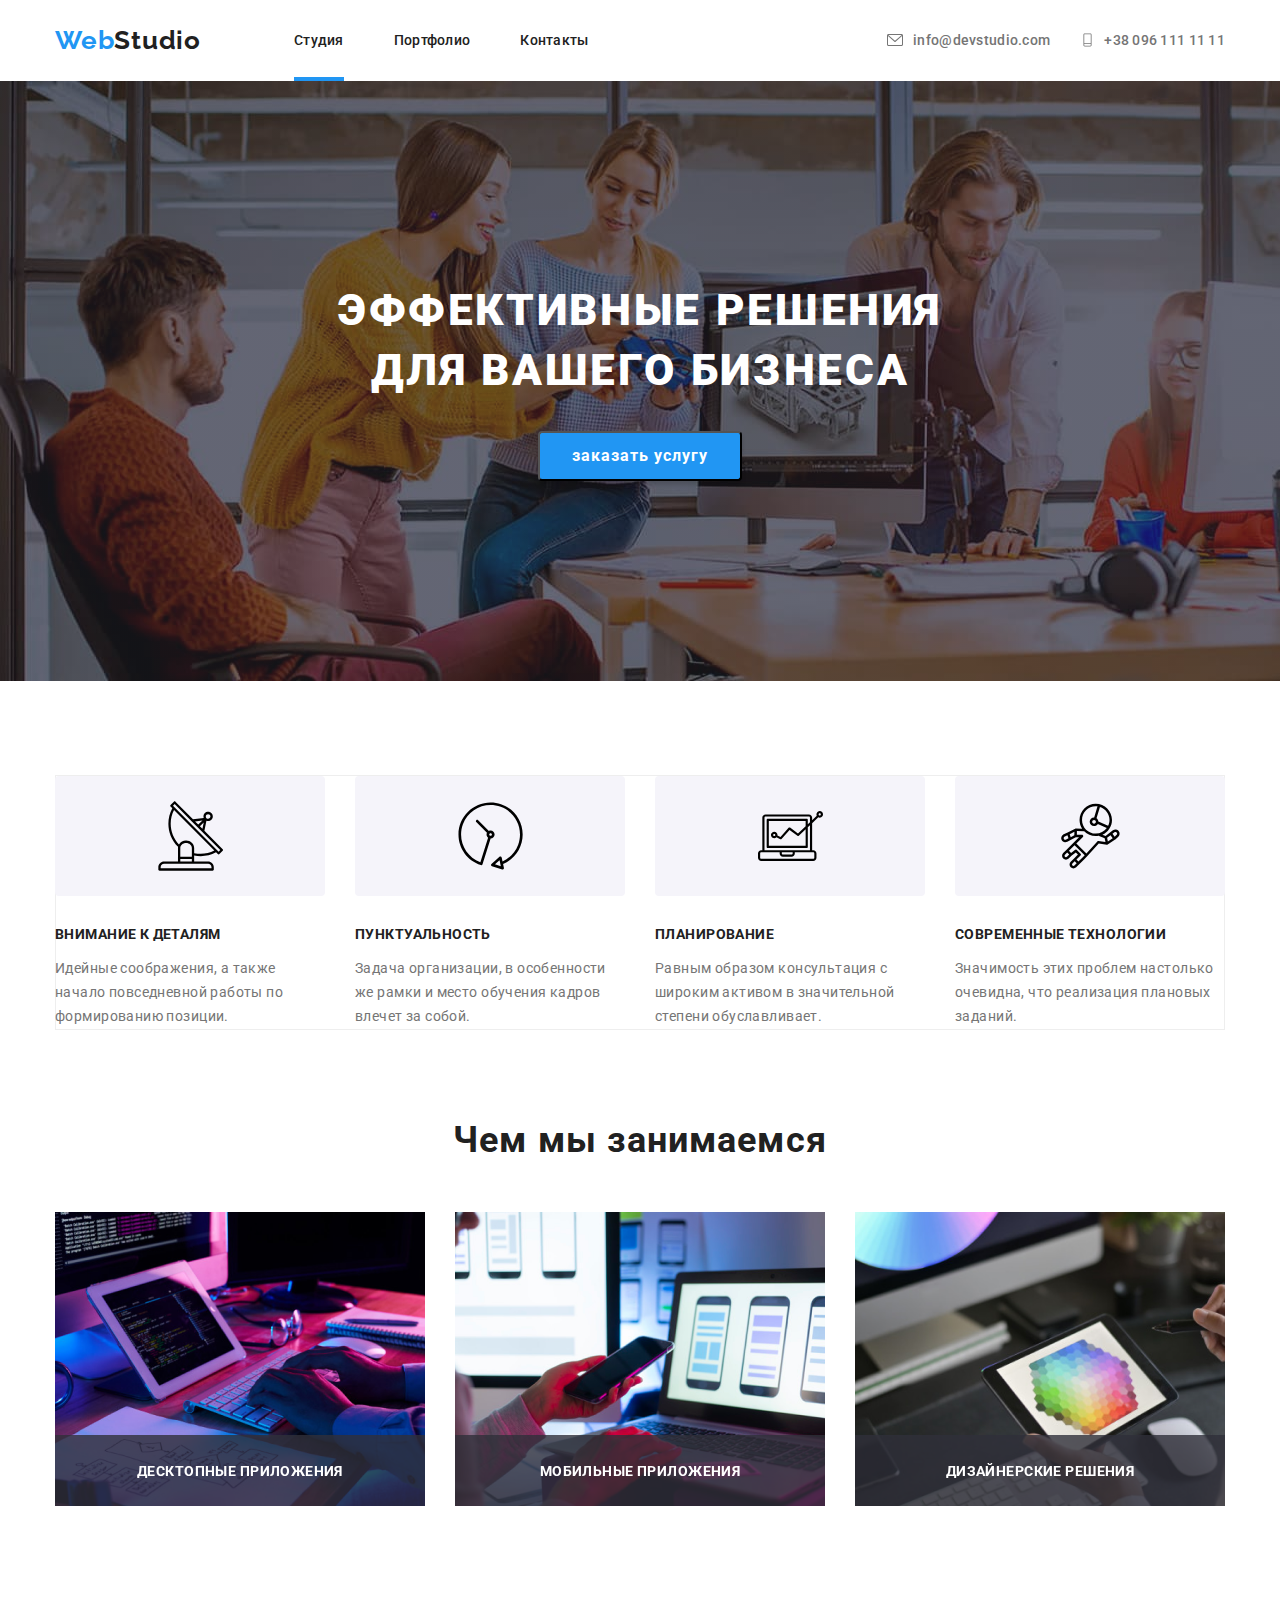
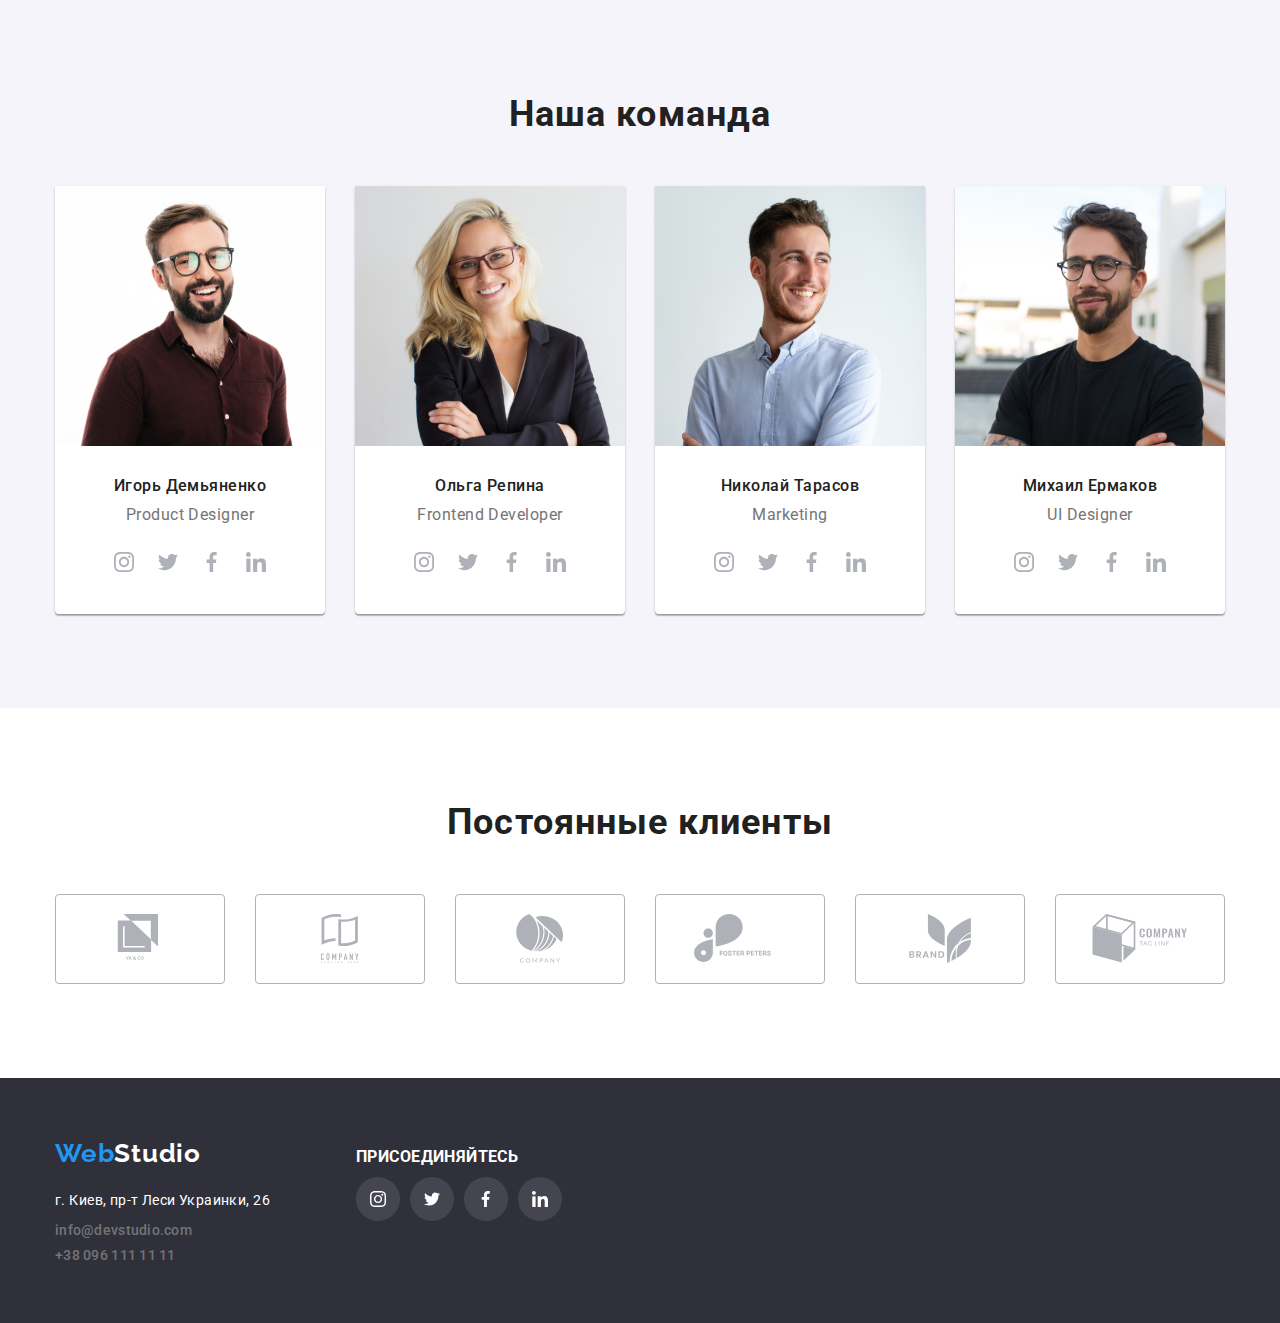
<file: index.html>
<!DOCTYPE html>
<html lang="ru">
<head>
    <meta charset="UTF-8">
    <meta name="viewport" content="width=device-width, initial-scale=1.0">
    <title>Document</title>
    <link rel="stylesheet" href="https://cdnjs.cloudflare.com/ajax/libs/modern-normalize/1.0.0/modern-normalize.min.css">
    <link rel="preconnect" href="https://fonts.gstatic.com">
<link rel="preconnect" href="https://fonts.gstatic.com">
<link href="https://fonts.googleapis.com/css2?family=Raleway:wght@700&family=Roboto:wght@400;500;700;900&display=swap"
  rel="stylesheet">
<link rel="stylesheet" href="./css/styles.css">
 
  </head>
<body>
  <header class="header">
    <div class="container">
    <nav class="nav"> 
      <a class="logo" href="/index.html" aria-label="логотип сайта"> <span class="logoweb"> Web</span><span class="logo-studio">Studio</span> 
    
    </a>

<ul class="navigation"> 
  <li class="navigation-item"> <a class="navigation-item-link"  href="/index.html" >Студия</a>
  <before class="header-line"></before>
  </li>

  <li class="navigation-item"> <a class="navigation-item-link"   href="/portfolio.html">Портфолио</a></li>

 <li class="navigation-item"> <a class="navigation-item-link"  href="#">Контакты</a></li>



</ul>
</nav>

<address class="adress">


<a class="address-link" href  ="info@devstudio.com"><svg class="adresssvg">
  <use href="/img/symbol-defs.svg#icon-envelopeconvert-hover"></use>
</svg>info@devstudio.com</a>
  </address>
<div class="telsvgitem">
 
  <a class="header-tell" href="tel:+38 096 111 11 11"><svg class="telsvg">
    <use href="/img/symbol-defs.svg#icon-tel"></use>
  </svg>+38 096 111 11 11</a>
  
</div>
  </div>
 </header>  
  <main>
<!--hero -->
<section class="hero-section">
  
  <div class="main-info">
  <h1 class="main-haiding">Эффективные решения для вашего бизнеса</h1>
  <button class="button" data-modal-open>заказать услугу</button>
  <div class="backdrop is-hidden"data-modal>
    <div class="modal">
      <p>
        Серега супер айтишник
      </p>
<button class="cloze" data-modal-close><svg class="svgcloze">
  <use href="/img/symbol-defs.svg#icon-Vectorcloze"></use>
</svg>
</button>
    </div>

  </div>
  </div>
  
</section>
<section class="section-requirements">
  <div class="container">
<ul class="list-of-requirements">
  
    <li class="list-of-requirements-item">
      <section class="listsvg">
        <svg class="list-item-svg">
          <use href="/img/symbol-defs.svg#icon-Vectorantena"></use>
        </svg>

      </section>
    
      <h3 class="base-tegs" >Внимание к деталям</h3>
  <p class="text-idea"> Идейные соображения, а также начало повседневной работы по формированию позиции.</p>
  </li>
 
  <li class="list-of-requirements-item">
    <section class="listsvg">
    <svg class="list-item-svg">
      <use href="/img/symbol-defs.svg#icon-Vectorchasiki"></use>
    </svg>
     
    </section>
    <h3 class="base-tegs">Пунктуальность</h3>
  <p class="text-idea"> Задача организации, в особенности же рамки и место обучения кадров влечет за собой.</p>
  </li>

  <li class="list-of-requirements-item">
    <section class="listsvg">
    <svg class="list-item-svg">
      <use href="/img/symbol-defs.svg#icon-Vectorcomp"></use>
    </svg>
    </section>
    <h3 class="base-tegs">Планирование</h3>
 <p class="text-idea"> Равным образом консультация с широким активом в значительной степени обуславливает.</p>
  </li>

  <li class="list-of-requirements-item">
    <section class="listsvg">
      <svg class="list-item-svg">
        <use href="/img/symbol-defs.svg#icon-Vectorcosmo"></use>
      </svg>
      </section>
    <h3 class="base-tegs">Современные технологии</h3>
<p class="text-idea"> Значимость этих проблем настолько очевидна, что реализация плановых заданий.</p>
  </li>
  
</ul>
</div>
</section>

<section class="section-profession">
  <div class="container">
 
<h2 class="work">Чем мы занимаемся</h2>

<ul class="img-set">
  <li class="img-work-set">
    <img class="img-work" src="/img/набор кода.png" alt="набор кода" width="370" height="294">
    <before class="code">ДЕСКТОПНЫЕ ПРИЛОЖЕНИЯ</before>
 </li>
 <li class="img-work-set">
   <img class="img-work" src="/img/подключение.png" alt="подключение сайта" width="370" height="294" >
  <before class="code">МОБИЛЬНЫЕ ПРИЛОЖЕНИЯ</before>
 </li>
 <li class="img-work-set"><img class="img-work" src="/img/дизайн.png" alt="дизайн стилизация" width="370" height="294">
  <before class="code">ДИЗАЙНЕРСКИЕ РЕШЕНИЯ</before>
</li>

</ul>
</div>


</section>


  
  <section class="comand">
    
    <div class="container">
      <h2 class="over-comand">Наша команда</h2>
<ul class="fotospec">
  <li class="fotospros"><img src="/img/demyanenko.jpg" alt="" width="270" height="260"> 
    <h3 class="name">Игорь Демьяненко</H3>
    <p class="profession">Product Designer</p>
    <ul class="social-list">
      <li >
        <a class="social-list-link" href="">
          <svg class="social-list-link-icon">
          <use href="/img/symbol-defs.svg#icon-instagram-2"></use>
        </svg></a>
      </li>
      <li >

      <a class="social-list-link" href="">
        <svg class="social-list-link-icon">
        <use href="/img/symbol-defs.svg#icon-Vectortvit"></use>
      </svg></a>
      </li>
      <li >
        <a class="social-list-link" href="">
          <svg class="social-list-link-icon">
          <use href="/img/symbol-defs.svg#icon-Vectorfaceb"></use>
        </svg></a>
      </li>
      <li >
      <a class="social-list-link" href="">
        <svg class="social-list-link-icon">
        <use href="/img/symbol-defs.svg#icon-linkedin-1"></use>
      </svg></a>
     </li>
    </ul>
   
  </li>
    <li class="fotospros"><img src="/img/repina.jpg" alt="" width="270" height="260">
<h3 class="name">Ольга Репина</h3>
<p class="profession">Frontend Developer</p>
<ul class="social-list">
  <li >
    <a class="social-list-link" href="">
      <svg class="social-list-link-icon">
        <use href="/img/symbol-defs.svg#icon-instagram-2"></use>
      </svg></a>
  </li>
  <li >

    <a class="social-list-link" href="">
      <svg class="social-list-link-icon">
        <use href="/img/symbol-defs.svg#icon-Vectortvit"></use>
      </svg></a>
  </li>
  <li >
    <a class="social-list-link" href="">
      <svg class="social-list-link-icon">
        <use href="/img/symbol-defs.svg#icon-Vectorfaceb"></use>
      </svg></a>
  </li>
  <li >
    <a class="social-list-link" href="">
      <svg class="social-list-link-icon">
        <use href="/img/symbol-defs.svg#icon-linkedin-1"></use>
      </svg></a>
  </li>
</ul>
    </li>
    <li class="fotospros"><img src="/img/tarasov.jpg" alt="" width="270" height="260"> 
      <h3 class="name">Николай Тарасов</h3>
      <p class="profession">Marketing</p>
      <ul class="social-list">
        <li>
          <a class="social-list-link" href="">
            <svg class="social-list-link-icon">
              <use href="/img/symbol-defs.svg#icon-instagram-2"></use>
            </svg></a>
        </li>
        <li >
      
          <a class="social-list-link" href="">
            <svg class="social-list-link-icon">
              <use href="/img/symbol-defs.svg#icon-Vectortvit"></use>
            </svg></a>
        </li>
        <li >
          <a class="social-list-link" href="">
            <svg class="social-list-link-icon">
              <use href="/img/symbol-defs.svg#icon-Vectorfaceb"></use>
            </svg></a>
        </li>
        <li >
          <a class="social-list-link" href="">
            <svg class="social-list-link-icon">
              <use href="/img/symbol-defs.svg#icon-linkedin-1"></use>
            </svg></a>
        </li>
      </ul>
   </li>
   <li class="fotospros"><img src="/img/yermakov.jpg" alt="" width="270" height="260">
    <h3 class="name">Михаил Ермаков</h3>
    <p class="profession">UI Designer</p>
    <ul class="social-list">
      <li >
        <a class="social-list-link" href="">
          <svg class="social-list-link-icon">
            <use href="/img/symbol-defs.svg#icon-instagram-2"></use>
          </svg></a>
      </li>
      <li >
    
        <a class="social-list-link" href="">
          <svg class="social-list-link-icon">
            <use href="/img/symbol-defs.svg#icon-Vectortvit"></use>
          </svg></a>
      </li>
      <li >
        <a class="social-list-link" href="">
          <svg class="social-list-link-icon">
            <use href="/img/symbol-defs.svg#icon-Vectorfaceb"></use>
          </svg></a>
      </li>
      <li >
        <a class="social-list-link" href="">
          <svg class="social-list-link-icon">
            <use href="/img/symbol-defs.svg#icon-linkedin-1"></use>
          </svg></a>
      </li>
    </ul>

   </li>
</ul>
</div>
</section>
<section class="clients">
  <div class="container">
    <h2 class="over-clients">Постоянные клиенты</h2>
    <ul class="clients-logos">
      
      <li class="clients-logos-area">
        <a class="clients-logos-area-label" href="">
        <svg class="clients-svg">
          <use href="/img/symbol-defs.svg#icon-logo-1"></use>
        </svg>
      </a>
     
      </li>
        <li class="clients-logos-area">
          <a class="clients-logos-area-label" href="">
            <svg class="clients-svg">
              <use href="/img/symbol-defs.svg#icon-logo-2"></use>
            </svg>
          </a>
        
        </li>
      <li class="clients-logos-area">
        <a class="clients-logos-area-label" href="">
          <svg class="clients-svg">
            <use href="/img/symbol-defs.svg#icon-logo-3"></use>
          </svg>
        </a>
      
      </li>
        <li class="clients-logos-area">
          <a class="clients-logos-area-label" href="">
            <svg class="clients-svg">
              <use href="/img/symbol-defs.svg#icon-logo-4"></use>
            </svg>
          </a>
        
        </li>
      <li class="clients-logos-area">
        <a class="clients-logos-area-label" href="">
          <svg class="clients-svg">
            <use href="/img/symbol-defs.svg#icon-logo-5"></use>
          </svg>
        </a>
      
      </li>
        <li class="clients-logos-area">
          <a class="clients-logos-area-label" href="">
            <svg class="clients-svg">
              <use href="/img/symbol-defs.svg#icon-logo-6"></use>
            </svg>
          </a>
        
        </li>
     

    </ul>

  </div>

</section>
</main>
<footer class="footer">
<div class="container">
  <ul class="footer-set">
    <li class="footer-section">
  <ul class="footer-items">
  <li class="footer-item"><a class="logo" href="/index.html" aria-label="логотип сайта"> <span class="logoweb"> Web</span><span class="logo-studio-footer">Studio</span> 
    
  </a>
  </li>
  <!--контакты-->
  
    <li class="footer-item">
     
       <p class="adress-kiyv">г. Киев, пр-т Леси Украинки, 26</p> 
      </li>
    <li class="footer-item">
      <a class="address-link" href  ="info@devstudio.com">info@devstudio.com</a>
    </li>
    <li class="footer-item">
      <a class="header-tell"  href="tel:+38 096 111 11 11">+38 096 111 11 11</a>
    </li>
  </ul>
  </li>
  <li class="footer-section">
  <ul class="footer-conect">
    <li class="footer-conect-main"><h3>ПРИСОЕДИНЯЙТЕСЬ</h3></li>
    <li class="footer-item-section">
      <ul class="social-list-set" >
        <li class="footer-social-list-item">
          <a class="footer-social-list-item-icon" href="">
            <svg class="footer-social-list-item-svg">
              <use href="/img/symbol-defs.svg#icon-instagram-2"></use>
            </svg>
          </a>
        </li>
        <li class="footer-social-list-item">
          <a class="footer-social-list-item-icon" href="">
            <svg class="footer-social-list-item-svg">
              <use href="/img/symbol-defs.svg#icon-Vectortvit"></use>
            </svg>
          </a>
        </li>
        <li class="footer-social-list-item">
          <a class="footer-social-list-item-icon" href="">
            <svg class="footer-social-list-item-svg">
              <use href="/img/symbol-defs.svg#icon-Vectorfaceb"></use>
            </svg>
          </a>
        </li>
        <li class="footer-social-list-item">
          <a class="footer-social-list-item-icon" href="">
            <svg class="footer-social-list-item-svg">
              <use href="/img/symbol-defs.svg#icon-linkedin-1"></use>
            </svg>
          </a>
        </li>


      </ul>
    </li>
  </ul>
  </li>
  </ul>
</div>


  
  </footer>
  <script src="./js/modal.js"></script>
</body>
</html>
</file>
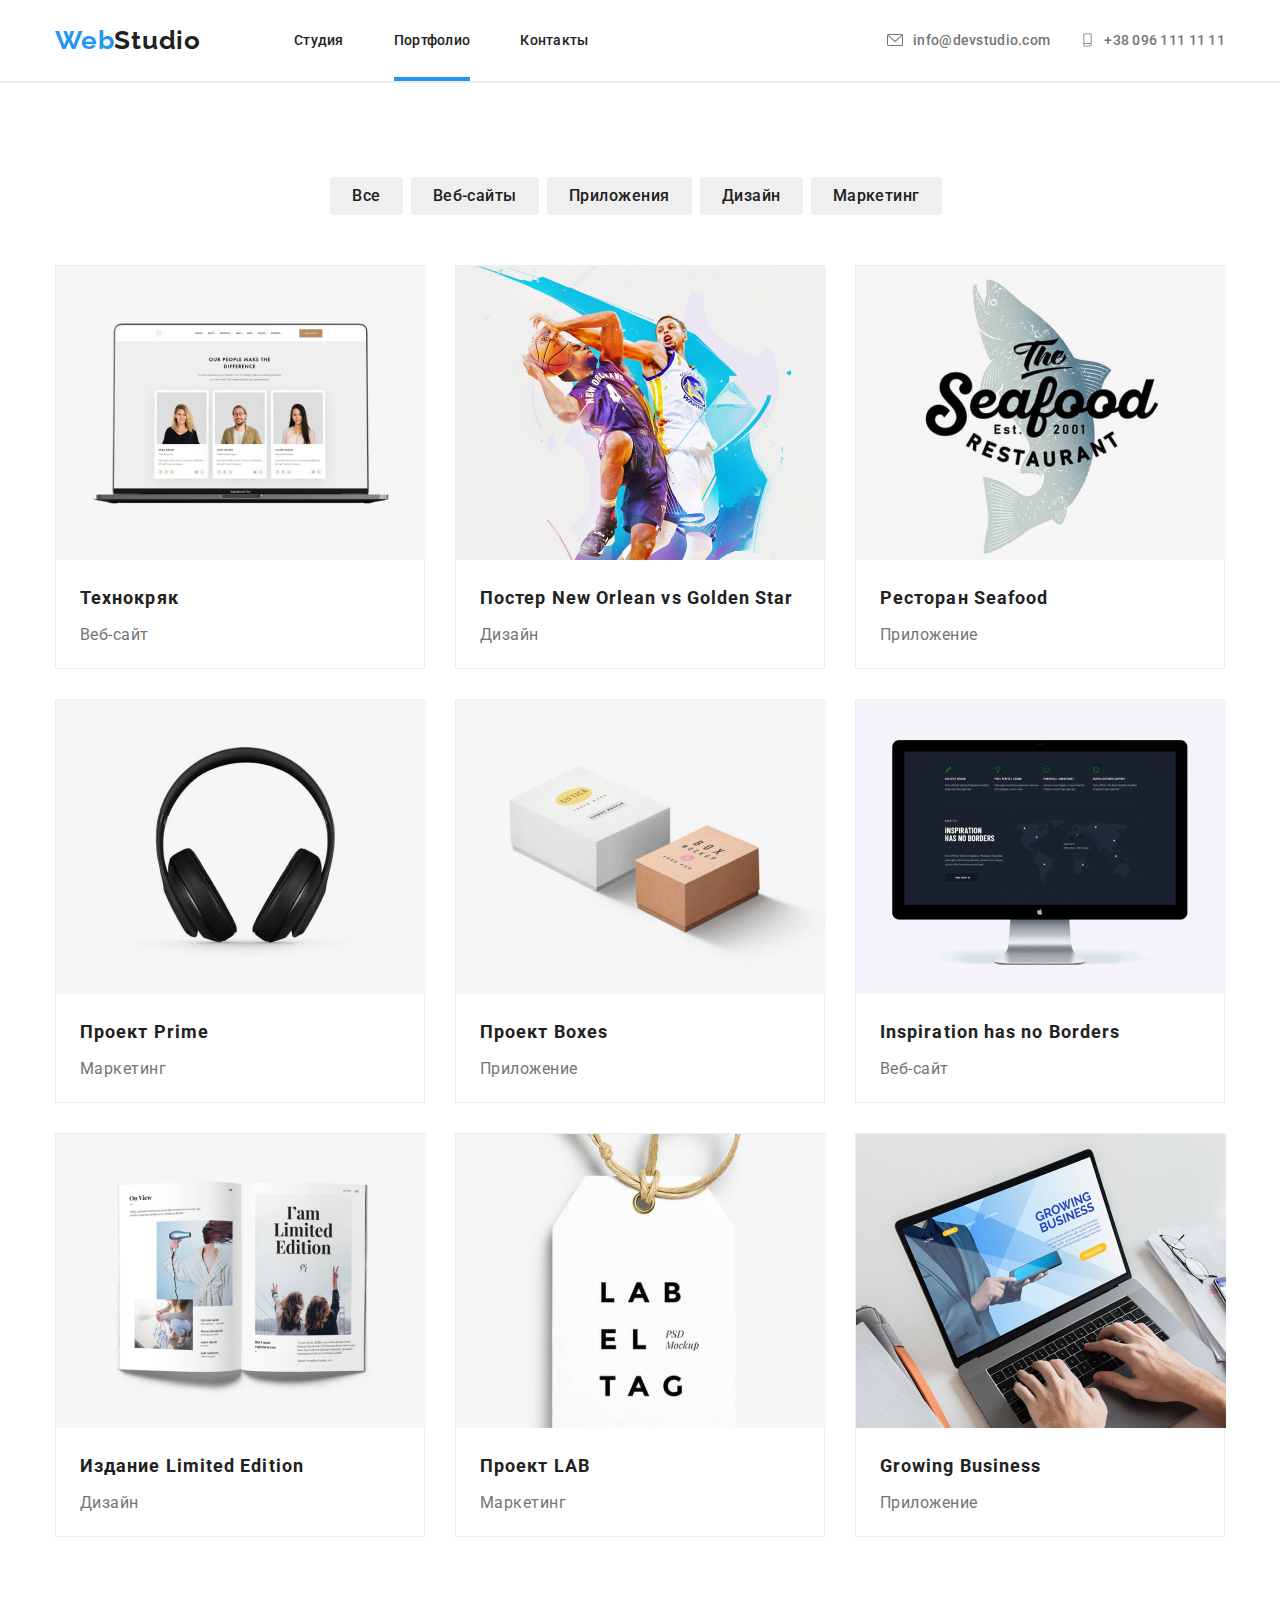
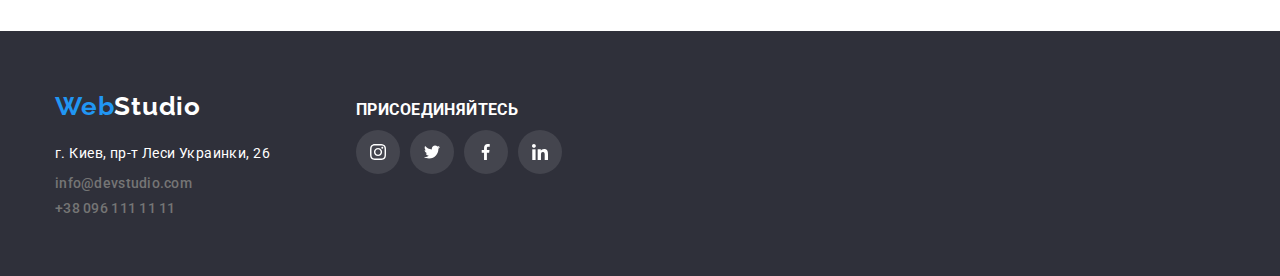
<file: portfolio.html>
<!DOCTYPE html>
<html lang="en">
<head>
    <meta charset="UTF-8">
    <meta name="viewport" content="width=device-width, initial-scale=1.0">
    <title>Document</title>
    <link rel="stylesheet" href="https://cdnjs.cloudflare.com/ajax/libs/modern-normalize/1.0.0/modern-normalize.min.css">
    <link rel="preconnect" href="https://fonts.gstatic.com">
    <link rel="preconnect" href="https://fonts.gstatic.com">
    <link href="https://fonts.googleapis.com/css2?family=Raleway:wght@700&family=Roboto:wght@400;500;700;900&display=swap"
      rel="stylesheet">
     <link rel="stylesheet" href="./css/styles.css">
</head>
<body>
    <header class="header">
      <div class="container">
        <nav class="nav"> 
          <a class="logo" href="/index.html" aria-label="логотип сайта"> <span class="logoweb"> Web</span><span class="logo-studio">Studio</span> 
         </a>
    
    <ul class="navigation"> 
      <li class="navigation-item">
         <a class="navigation-item-link"   href="/index.html" >Студия</a> </li>
    
      <li class="navigation-item">
         <a class="navigation-item-link"   href="/portfolio.html">Портфолио</a>
        <before class="header-line"></before>
        </li>
    
     <li class="navigation-item">
        <a class="navigation-item-link" href="#">Контакты</a></li>
     </ul>
    </nav>
    
    <address class="adress">
   
    <a class="address-link"  href  ="info@devstudio.com"><svg class="adresssvg">
      <use href="/img/symbol-defs.svg#icon-envelopeconvert-hover"></use>
    </svg>info@devstudio.com</a>
    
    
  </address>

<div class="telsvgitem">
  
    <a class="header-tell"  href="tel:+38 096 111 11 11"><svg class="telsvg">
      <use href="/img/symbol-defs.svg#icon-tel"></use>
    </svg>+38 096 111 11 11</a>
    </div>
  </div>
    
     </header> 
     
     <main>
       <div class="hr"></div>
      
         <!--hero-portfolio-->
         <section class="main-portfolio">
           <div class="container">
           
           
          <ul class="buttons">
            <li >
              <button class="nav-portfolio-item">Все</button>
            </li>
            <li >
             <button class="nav-portfolio-item">Веб-сайты</button>
           </li>
             <li >
               <button class="nav-portfolio-item">Приложения</button>
             </li>
             <li >
               <button class="nav-portfolio-item">Дизайн</button>
             </li>
             <li >
               <button class="nav-portfolio-item">Маркетинг</button> 
             </li>
            </ul>
           
            <div class="projects">
            
              <a class="projects-item-link" href="#">
              
                  
                   <div class="projects-item-div">  
                     <div class="area-img">            
                    
                      <img src="/img/технокряк.png">
                    
                     <div class="overlay">
                       <p class="overlay-text">Технокряк это современная площадка распространения коронавируса. Компании используют эту платформу для цифрового
                      шпионажа и атак на защищённые сервера конкурентов.</p>
                     </div>
                    </div>
                    <div class="projects-item-text">
                     <h3 class="example-item">Технокряк</h3>
                     <p class="coment-item">Веб-сайт</p>
                    
                    </div>
                    </div>
                    </a>
                    <a class="projects-item-link" href="#">
                 
                
                
                   <div class="projects-item-div">
                    <div class="area-img">
                      <img src="/img/постер-баскетбол.png">
                    <div class="overlay">
                      <p class="overlay-text">Технокряк это современная площадка распространения коронавируса. Компании используют эту
                        платформу для цифрового
                        шпионажа и атак на защищённые сервера конкурентов.</p>
                    </div>
                    </div>
                     <div class="projects-item-text">
                     <h3 class="example-item">Постер New Orlean vs Golden Star</h3>
                     <p class="coment-item">Дизайн</p>
                    </div>
                    </div>
                </a>
                <a class="projects-item-link" href="#">
                  <div class="projects-item-div">
                    <div class="area-img">
                      <img src="/img/ресторан.png">
                    <div class="overlay">
                      <p class="overlay-text">Технокряк это современная площадка распространения коронавируса. Компании используют эту
                        платформу для цифрового
                        шпионажа и атак на защищённые сервера конкурентов.</p>
                    </div>
                    </div>
                    <div class="projects-item-text">
                     <h3 class="example-item">Ресторан Seafood</h3>
                     <p class="coment-item">Приложение</p> 
                    </div>
                    </div>
                </a>
                <a class="projects-item-link" href="#">
                  <div class="projects-item-div">
                    <div class="area-img">
                  <img src="/img/проэкт-наушники.png">
                <div class="overlay">
                  <p class="overlay-text">Технокряк это современная площадка распространения коронавируса. Компании используют эту
                    платформу для цифрового
                    шпионажа и атак на защищённые сервера конкурентов.</p>
                </div>
                </div>
                <div class="projects-item-text">
                 <h3 class="example-item">Проект Prime</h3>
                 <p class="coment-item">Маркетинг</p>
                </div>
                </div>
                </a>
                <a class="projects-item-link" href="#">
                  <div class="projects-item-div">
                    <div class="area-img">
                    <img src="/img/проэкт-коробки.png">
                    <div class="overlay">
                      <p class="overlay-text">Технокряк это современная площадка распространения коронавируса. Компании используют эту
                        платформу для цифрового
                        шпионажа и атак на защищённые сервера конкурентов.</p>
                    </div>
                    </div>
                    <div class="projects-item-text">
                    <h3 class="example-item">Проект Boxes</h3>
                    <p class="coment-item">Приложение</p>
                    </div>
                    </div>
                </a>
                <a class="projects-item-link" href="#">
                  <div class="projects-item-div">
                    <div class="area-img">
                    <img src="/img/inspiration-вєб-сайт.png">
                    <div class="overlay">
                      <p class="overlay-text">Технокряк это современная площадка распространения коронавируса. Компании используют эту
                        платформу для цифрового
                        шпионажа и атак на защищённые сервера конкурентов.</p>
                    </div>
                    </div>
                    <div class="projects-item-text">
                    <h3 class="example-item">Inspiration has no Borders</h3>
                    <p class="coment-item">Веб-сайт</p>
                    </div>
                    </div>
                </a>
                <a class="projects-item-link" href="#">
                  <div class="projects-item-div">
                    <div class="area-img">
                     <img src="/img/издание.png">
                    <div class="overlay">
                      <p class="overlay-text">Технокряк это современная площадка распространения коронавируса. Компании используют эту
                        платформу для цифрового
                        шпионажа и атак на защищённые сервера конкурентов.</p>
                    </div>
                    </div>
                    <div class="projects-item-text">
                    <h3 class="example-item">Издание Limited Edition</h3>
                    <p class="coment-item">Дизайн</p>
                    </div>
                    </div>
                </a>
                <a class="projects-item-link" href="#">
                  <div class="projects-item-div">
                    <div class="area-img">
                    <img src="/img/проєкт-лаб.png">
                    <div class="overlay">
                      <p class="overlay-text">Технокряк это современная площадка распространения коронавируса. Компании используют эту
                        платформу для цифрового
                        шпионажа и атак на защищённые сервера конкурентов.</p>
                    </div>
                    </div>
                    <div class="projects-item-text">
                    <h3 class="example-item">Проект LAB</h3>
                    <p class="coment-item">Маркетинг</p>
                    </div>
                    </div>
                </a>
                <a class="projects-item-link" href="#">
                  <div class="projects-item-div">
                    <div class="area-img">
                     <img src="/img/расти-бизнес.png"> 
                    <div class="overlay">
                      <p class="overlay-text">Технокряк это современная площадка распространения коронавируса. Компании используют эту
                        платформу для цифрового
                        шпионажа и атак на защищённые сервера конкурентов.</p>
                    </div>
                    </div>
                    <div class="projects-item-text">
                    <h3 class="example-item">Growing Business</h3>
                    <p class="coment-item">Приложение</p>
                    </div>
                    </div>
                </a>

              </div>
            </div>
         </section>

     </main>
    <footer class="footer">
      <div class="container">
        <ul class="footer-set">
          <li class="footer-section">
            <ul class="footer-items">
              <li class="footer-item"><a class="logo" href="/index.html" aria-label="логотип сайта"> <span class="logoweb">
                    Web</span><span class="logo-studio-footer">Studio</span>
    
                </a>
              </li>
              <!--контакты-->
    
              <li class="footer-item">
    
                <p class="adress-kiyv">г. Киев, пр-т Леси Украинки, 26</p>
              </li>
              <li class="footer-item">
                <a class="address-link" href="info@devstudio.com">info@devstudio.com</a>
              </li>
              <li class="footer-item">
                <a class="header-tell" href="tel:+38 096 111 11 11">+38 096 111 11 11</a>
              </li>
            </ul>
          </li>
          <li class="footer-section">
            <ul class="footer-conect">
              <li class="footer-conect-main">
                <h3>ПРИСОЕДИНЯЙТЕСЬ</h3>
              </li>
              <li class="footer-item-section">
                <ul class="social-list-set">
                  <li class="footer-social-list-item">
                    <a class="footer-social-list-item-icon" href="#">
                      <svg class="footer-social-list-item-svg">
                        <use href="/img/symbol-defs.svg#icon-instagram-2"></use>
                      </svg>
                    </a>
                  </li>
                  <li class="footer-social-list-item">
                    <a class="footer-social-list-item-icon" href="#">
                <svg class=" footer-social-list-item-svg">
                      <use href="/img/symbol-defs.svg#icon-Vectortvit"></use>
                      </svg>
                    </a>
                  </li>
                  <li class="footer-social-list-item">
                    <a class="footer-social-list-item-icon" href="#">
                <svg class=" footer-social-list-item-svg">
                      <use href="/img/symbol-defs.svg#icon-Vectorfaceb"></use>
                      </svg>
                    </a>
                  </li>
                  <li class="footer-social-list-item">
                    <a class="footer-social-list-item-icon" href="#">
                <svg class=" footer-social-list-item-svg">
                      <use href="/img/symbol-defs.svg#icon-linkedin-1"></use>
                      </svg>
                    </a>
                  </li>
    
    
                </ul>
              </li>
            </ul>
          </li>
        </ul>
      </div>
    
    
    
    </footer>
</body>
</html>
</file>
<file: css/styles.css>
a {
  text-decoration: none;
}
.navigation-item-link {
  font-family: 'Roboto', sans-serif;
  font-weight: 500;
  font-size: 14px;
  line-height: 1.142;
  letter-spacing: 0.02em;
  color: #212121;
  transition-property: color, transform;
  transition-duration: 250ms;
  transition-timing-function: cubic-bezier(0.4, 0, 0.2, 1);
}
.navigation-item {
  position: relative;
}
.header-line {
  position: absolute;
  content: '';
  display: flex;
  width: 100%;
  height: 4px;
  background-color: #2196f3;
  top: 250%;
}
html {
  box-sizing: border-box;
}
*,
*::before,
*::after {
  box-sizing: inherit;
}

ul {
  list-style: none;
}

.address-link {
  display: flex;
  font-family: 'Roboto', sans-serif;
  font-weight: 500;
  font-size: 14px;
  line-height: 1.142;
  letter-spacing: 0.02em;
  color: #757575;
  transition-property: color, transform;
  transition-duration: 250ms;
  transition-timing-function: cubic-bezier(0.4, 0, 0.2, 1);
}

/* =====header====== */
.header {
  display: flex;
  align-items: center;
  justify-content: center;

  margin: auto;
}

.header {
  padding-top: 25px;
  padding-bottom: 25px;
  background: #ffffff;
}
.nav {
  display: flex;
  align-items: center;
  justify-content: flex-start;
}
.header .container {
  display: flex;
  align-items: center;
}
.container {
  width: 1200px;
  padding-left: 15px;
  padding-right: 15px;
  margin: 0 auto;
}

.navigation {
  display: flex;
  align-items: center;
}
.header .logo {
  margin-right: 93px;
}
.navigation-item:not(:last-child) {
  margin-right: 50px;
}
.adresssvg {
  display: block;
  width: 16px;
  height: 16px;
  fill: rgba(117, 117, 117, 1);
  margin-right: 10px;
  transition-property: fill, transform;
  transition-duration: 250ms;
  transition-timing-function: cubic-bezier(0.4, 0, 0.2, 1);
}
.adresssvg :hover,
.adresssvg :focus {
  fill: #2196f3;
}
.address-link:focus .adresssvg {
  fill: #2196f3;
}
.address-link:hover .adresssvg {
  fill: #2196f3;
}
.adress {
  display: flex;
  margin-left: auto;
  align-items: center;
}
.telsvg-before {
  content: '';
}
.header .address-link {
  display: flex;
  align-items: center;
}
.header-tell {
  display: flex;
  align-items: center;
  flex-wrap: nowrap;
  font-family: 'Roboto', sans-serif;
  font-weight: 500;
  font-size: 14px;
  line-height: 1.142;
  letter-spacing: 0.02em;
  color: #757575;
  transition-property: color, transform;
  transition-duration: 250ms;
  transition-timing-function: cubic-bezier(0.4, 0, 0.2, 1);
}
.telsvgitem {
  display: flex;
  align-items: center;
  justify-content: center;
  margin-left: 31px;
  align-items: center;
}
.header-tell:hover .telsvg {
  fill: #2196f3;
}
.header-tell:focus .telsvg {
  fill: #2196f3;
}
.telsvg {
  display: flex;
  width: 13px;
  height: 26px;
  fill: #757575;
  margin-right: 10px;
  transition-property: fill, transform;
  transition-duration: 250ms;
  transition-timing-function: cubic-bezier(0.4, 0, 0.2, 1);
}

.telsvg:hover,
.telsvg:focus {
  fill: #2196f3;
}
.navigation-item :hover,
.navigation-item :focus,
.address-link:hover,
.address-link:focus,
.header-tell:hover,
.header-tell:focus {
  color: #2196f3;
}

.adress {
  font-style: normal;
}
.header .header-tell {
  font-style: normal;

  margin-left: auto;
}
.logoweb {
  color: #2196f3;
}
.logo-studio {
  color: #212121;
}
.logo {
  font-family: 'Raleway', sans-serif;
  font-style: normal;
  font-weight: bold;
  font-size: 26px;
  line-height: 1.192;
  /* identical to box height */

  letter-spacing: 0.03em;
}
.hero-section {
  padding-top: 200px;
  padding-bottom: 200px;
  background: #2f303a;
  background-image: linear-gradient(
      rgba(47, 48, 58, 0.4),
      rgba(47, 48, 58, 0.4)
    ),
    url(../img/Img-background\ —\ копия.jpg);
  background-repeat: no-repeat;
  background-size: cover;
}
.main-haiding {
  font-family: 'Roboto', sans-serif;
  font-style: normal;
  font-weight: 900;
  font-size: 44px;
  line-height: 1.363;
  /* or 136% */

  text-align: center;
  letter-spacing: 0.06em;
  text-transform: uppercase;

  color: #ffffff;

  align-items: center;
  justify-content: center;
}
.button {
  font-family: 'Roboto', sans-serif;
  font-style: normal;
  font-weight: bold;
  font-size: 16px;
  line-height: 1.875;
  /* identical to box height, or 187% */

  display: flex;
  align-items: center;
  text-align: center;
  letter-spacing: 0.06em;

  color: #ffffff;
  background: #2196f3;
  box-shadow: 0px 4px 4px rgba(0, 0, 0, 0.15);
  border-radius: 4px;
  cursor: pointer;
  min-width: 200px;
  height: 50px;
  padding: 10px 32px;
  margin-top: 30px;
}
.main-info {
  display: flex;
  align-items: center;
  text-align: center;
  flex-wrap: wrap;
  flex-direction: column;
  justify-content: center;
  width: 726px;
  padding-left: 15px;
  padding-right: 15px;

  margin: 0 auto;
}
.cloze {
  position: absolute;
  position: relative;

  top: -11px;
  left: 240px;
  width: 30px;
  height: 30px;
}
.svgcloze {
  position: absolute;
  top: 50%;
  left: 50%;
  transform: translate(-50%, -50%);
  width: 11px;
  height: 11px;
}
.backdrop.is-hidden {
  opacity: 0;
  pointer-events: none;
}
.backdrop {
  position: fixed;

  top: 0;
  left: 0;
  width: 100%;
  height: 100%;
  background: rgba(0, 0, 0, 0.2);
}
.modal {
  position: absolute;
  position: relative;
  width: 528px;
  height: 581px;
  background: #ffffff;
  box-shadow: 0px 1px 3px rgba(0, 0, 0, 0.12), 0px 1px 1px rgba(0, 0, 0, 0.14),
    0px 2px 1px rgba(0, 0, 0, 0.2);
  border-radius: 4px;
  top: 50%;
  left: 50%;
  transform: translate(-50%, -50%);
  transition: 250ms cubic-bezier(0.4, 0, 0.2, 1);
}
.listsvg {
  width: 65px;
  height: 70px;
  display: flex;
  justify-content: center;
  align-items: center;
}
.section-requirements {
  height: 251px;

  margin-top: 94px;

  display: flex;
  justify-content: center;
}
.listsvg {
  height: 120px;
  width: 270px;
  background-color: rgba(245, 244, 250, 1);
  border-radius: 4px;
}
.list-item-svg {
  width: 65px;
  height: 70px;
  transition-property: fill, transform;
  transition-duration: 250ms;
  transition-timing-function: cubic-bezier(0.4, 0, 0.2, 1);
}

.list-item-svg :hover,
.list-item-svg:focus {
  fill: #2196f3;
}

.list-of-requirements {
  display: flex;
  align-items: center;

  justify-content: center;
  flex-direction: row;

  border: 1px solid rgba(238, 238, 238, 1);
}
.base-tegs {
  padding-top: 30px;
  display: flex;
  align-items: center;
  justify-content: start;
  font-family: 'Roboto', sans-serif;
  font-style: normal;
  font-weight: bold;
  font-size: 14px;
  line-height: 16px;
  letter-spacing: 0.03em;
  text-transform: uppercase;
  padding-bottom: 15px;

  color: #212121;
}
.list-of-requirements-item:not(:last-child) {
  margin-right: 30px;
}
.text-idea {
  font-family: 'Roboto', sans-serif;
  font-style: normal;
  font-weight: normal;
  font-size: 14px;
  line-height: 1.714;
  /* or 171% */

  letter-spacing: 0.03em;

  color: #757575;
}
.img-work-set {
  position: relative;
}
.section-profession {
  display: flex;
  align-items: center;
  justify-content: space-between;
  flex-direction: centerolumn;

  height: 386px;
  margin-bottom: 94px;
  margin-top: 94px;
}
.code {
  display: flex;
  align-items: center;
  justify-content: center;
  position: absolute;
  content: '';
  font-family: Roboto;
  font-style: normal;
  font-weight: bold;
  font-size: 14px;
  line-height: 1.142;
  text-align: center;
  letter-spacing: 0.03em;
  color: #ffffff;
  background: rgba(47, 48, 58, 0.8);
  width: 100%;
  top: 76%;
  bottom: 0;

  transform: translate(0, -50);
}
.work {
  font-family: 'Roboto', sans-serif;
  font-style: normal;
  font-weight: bold;
  font-size: 36px;
  line-height: 1.166;
  text-align: center;
  letter-spacing: 0.03em;

  padding-bottom: 50px;

  display: flex;
  justify-content: center;

  align-items: center;

  color: #212121;
}

.img-work {
  width: 370px;
  height: 294px;
  display: flex;
  align-items: center;
}

.img-set {
  display: flex;
  align-items: center;
  justify-content: center;
}

.img-work {
  display: flex;
  align-items: center;
  justify-content: center;
}
.img-work-set:not(:last-child) {
  margin-right: 30px;
}

.over-comand {
  font-family: 'Roboto', sans-serif;
  font-style: normal;
  font-weight: bold;
  font-size: 36px;
  line-height: 1.166;
  text-align: center;
  letter-spacing: 0.03em;
  display: flex;
  align-items: center;
  justify-content: center;
  margin-bottom: 50px;

  color: #212121;
}
.comand {
  display: flex;
  align-items: center;
  justify-content: center;
  flex-direction: column;
  padding-top: 94px;
  padding-bottom: 94px;

  background: rgba(245, 244, 250, 1);

  height: 708px;
  left: 0px;
  top: 1449px;
  border-radius: 0px;
}

.fotospec {
  display: flex;
  align-items: center;
  justify-content: center;
}
.fotospros {
  background-color: rgba(255, 255, 255, 1);
  display: flex;
  justify-content: center;
  flex-direction: column;
  align-items: center;
  outline: rgba(255, 255, 255, 1);
  box-shadow: 0px 1px 3px rgba(0, 0, 0, 0.12), 0px 1px 1px rgba(0, 0, 0, 0.14),
    0px 2px 1px rgba(0, 0, 0, 0.2);
  border-radius: 0px 0px 4px 4px;
  padding-bottom: 30px;
}
.social-list {
  display: flex;
  justify-content: center;
  align-items: center;

  padding-top: 16px;
}
.fotospros:not(:last-child) {
  margin-right: 30px;
}
.name {
  font-family: 'Roboto', sans-serif;
  font-style: normal;
  font-weight: 500;
  font-size: 16px;
  line-height: 1.187;
  /* identical to box height */

  text-align: center;
  letter-spacing: 0.03em;

  color: #212121;
  padding-top: 30px;
}
.profession {
  font-family: 'Roboto', sans-serif;
  font-style: normal;
  font-weight: normal;
  font-size: 16px;
  line-height: 1.187;
  /* identical to box height */

  text-align: center;
  letter-spacing: 0.03em;

  color: #757575;
  padding-top: 10px;
}
.social-list-link {
  display: flex;
  justify-content: center;
  align-items: center;
  width: 44px;
  height: 44px;
  display: flex;
  background: #ffffff;
  border-radius: 50%;
  transition-property: background, transform;
  transition-duration: 250ms;
  transition-timing-function: cubic-bezier(0.4, 0, 0.2, 1);
}
.social-list-link:hover,
.social-list-link:focus {
  background: #2196f3;
}
.social-list-link:hover .social-list-link-icon,
.social-list-link:focus .social-list-link-icon {
  fill: #ffffff;
}

.social-list-link-icon {
  width: 20px;
  height: 20px;
  fill: #afb1b8;
  transition-property: fill, transform;
  transition-duration: 250ms;
  transition-timing-function: cubic-bezier(0.4, 0, 0.2, 1);
}
.clients {
  height: 370px;
  display: flex;
  align-items: center;
  justify-content: center;
  flex-direction: column;
  padding-top: 94px;
  padding-bottom: 94px;
}
.over-clients {
  font-family: Roboto;
  font-style: normal;
  font-weight: bold;
  font-size: 36px;
  line-height: 1.166;
  text-align: center;
  letter-spacing: 0.03em;

  color: #212121;
}
.clients-logos {
  display: flex;
  margin-top: 50px;
}
.clients-logos-area {
  width: 170px;
  height: 90px;
  display: flex;
}
.clients-logos-area:not(:last-child) {
  margin-right: 30px;
}

.clients-svg {
  display: flex;
  align-items: center;
  justify-content: center;
  width: auto;
  height: 49px;
  fill: #afb1b8;
  transition-property: fill, transform;
  transition-duration: 250ms;
  transition-timing-function: cubic-bezier(0.4, 0, 0.2, 1);
}
.clients-logos-area-label:hover,
.clients-logos-area-label:focus {
  fill: #2196f3;
}
.clients-logos-area-label:hover .clients-svg,
.clients-logos-area-label:focus .clients-svg {
  fill: #2196f3;
}
.clients-logos-area-label {
  border: 1px solid #afb1b8;
  box-sizing: border-box;
  border-radius: 4px;
  width: 170px;
  height: 90px;
  display: flex;
  align-items: center;
  justify-content: center;
  transition-property: fill, transform;
  transition-duration: 250ms;
  transition-timing-function: cubic-bezier(0.4, 0, 0.2, 1);
}
.clients-logos-area-label:hover,
.clients-logos-area-label:focus {
  border: 1px solid #2196f3;
}
.footer-conect {
  display: flex;
  align-items: flex-start;
  flex-direction: column;
}
.social-list-set {
  display: flex;
  align-items: center;
}
.footer-item-section {
  display: flex;
  align-items: center;
}
.footer-conect-main {
  font-family: Roboto;
  font-style: normal;
  font-weight: bold;
  font-size: 14px;
  line-height: 1.142;
  letter-spacing: 0.03em;
  display: flex;
  padding-top: 10px;
  padding-bottom: 10px;
  color: #ffffff;
}

.footer-social-list-item-icon {
  display: flex;
  width: 44px;
  height: 44px;
  border-radius: 50%;
  background: rgba(255, 255, 255, 0.1);
  align-items: center;
  justify-content: center;
  transition-property: background, transform;
  transition-duration: 250ms;
  transition-timing-function: cubic-bezier(0.4, 0, 0.2, 1);
}

.footer-social-list-item-icon:hover,
.footer-social-list-item-icon:focus {
  background: #2196f3;
}
.footer-social-list-item:not(:last-child) {
  margin-right: 10px;
}
.footer-social-list-item {
  border-radius: 50%;
}
.footer-social-list-item-svg {
  display: flex;
  height: 16px;
  align-items: center;
  justify-content: center;
  fill: white;
}
.footer-set {
  display: flex;
}
.footer-section {
  width: 231px;
  display: flex;
}
.footer-section:not(:first-child) {
  margin-left: 70px;
}

.footer {
  padding-top: 60px;
  padding-bottom: 60px;

  background: #2f303a;
}
.footer .container {
  display: flex;
}

.logo-studio-footer {
  color: white;
}
.adress-kiyv {
  padding-top: 20px;
}
.footer .address-link {
  padding-top: 9px;
}
.footer .header-tell {
  padding-top: 9px;
}
.footer-item {
  display: flex;
}
.adress-kiyv {
  font-family: 'Roboto', sans-serif;
  font-style: normal;
  font-weight: normal;
  font-size: 14px;
  line-height: 1.714;
  /* or 171% */

  letter-spacing: 0.03em;

  color: #ffffff;
}
/*===============end-studio======*/
.portfolio .header {
  border: 1px solid rgba(236, 236, 236, 1);
}
.main-portfolio {
  padding-bottom: 64px;
  padding-top: 94px;
}
.main-portfolio .container {
  display: flex;
  flex-direction: column;
  justify-content: center;
  align-items: center;
}

.nav-portfolio-item {
  display: flex;
  justify-content: center;
  font-family: 'Roboto', sans-serif;
  font-style: normal;
  font-weight: 500;
  font-size: 16px;
  line-height: 1.625;
  /* identical to box height, or 162% */

  text-align: center;
  letter-spacing: 0.03em;

  color: #212121;
}
.main-portfolio .container {
  display: flex;
}
.nav-portfolio-item {
  margin-right: 8px;
  transition-property: background, color, transform;
  transition-duration: 250ms;
  transition-timing-function: cubic-bezier(0.4, 0, 0.2, 1);
  border-radius: 4px;
  padding: 6px 22px;
}
.nav-portfolio-item:last-of-type {
  margin-right: none;
}
.buttons {
  display: flex;
  padding-bottom: 50px;
}
.nav-portfolio-item {
  border: none;
}
.nav-portfolio-item:hover,
.nav-portfolio-item:focus {
  color: #ffffff;
  background: #2196f3;
}
.projects {
  display: flex;
  flex-wrap: wrap;
  margin-right: -30px;
}
.projects-item-text {
  padding: 20px 24px;
}
.projects-item-div {
  width: 370px;
  height: 404px;
  border: 1px solid rgba(238, 238, 238, 1);
}
.area-img {
  position: relative;
  overflow: hidden;
  width: 370px;
  height: 294px;
}

.projects-item-link {
  margin-right: 30px;
  margin-bottom: 30px;
  width: 370px;
  height: 404px;
}
.projects-item {
  display: block;
}
.projects-item-link:hover .overlay {
  transform: translatey(0);
}
.projects-item-link:focus .overlay {
  transform: translatey(0);
}
.overlay {
  position: absolute;
  top: 0;
  left: 0;
  width: 370px;
  height: 294px;
  background: rgba(33, 150, 243, 0.9);
  transform: translatey(+100%);
  transition: transform 250ms ease;
  display: flex;
  justify-content: center;
  align-items: center;
  padding: 63px 24px;
  transition-timing-function: cubic-bezier(0.4, 0, 0.2, 1);
}
.overlay-text {
  font-family: 'Roboto', sans-serif;
  font-style: normal;
  font-weight: normal;
  font-size: 18px;
  line-height: 1.55;
  /* or 156% */

  letter-spacing: 0.03em;

  color: #ffffff;
}
.projects-item-div:hover,
.projects-item-link:focus {
  box-shadow: 0px 1px 1px rgba(0, 0, 0, 0.12), 0px 4px 4px rgba(0, 0, 0, 0.06),
    1px 4px 6px rgba(0, 0, 0, 0.16);
}

.projects-item:nth-child(3n) {
  margin-right: 0;
}
.example-item {
  font-family: 'Roboto', sans-serif;
  font-style: normal;
  font-weight: bold;
  font-size: 18px;
  line-height: 2;
  /* identical to box height, or 200% */

  letter-spacing: 0.06em;

  color: #212121;
}
.coment-item {
  font-family: Roboto;
  font-style: normal;
  font-weight: normal;
  font-size: 16px;
  line-height: 1.875;
  /* identical to box height, or 187% */

  letter-spacing: 0.03em;

  color: #757575;
  padding-top: 4px;
}
.hr {
  border: 1px solid #ececec;
  margin: 0;
  padding: 0;
  width: 100%;
}
h1,
h2,
h3,
h4 {
  margin: 0;
}
ul,
ol {
  margin: 0;
  padding: 0;
}
p {
  margin: 0;
}
img {
  display: flex;
}
</file>
